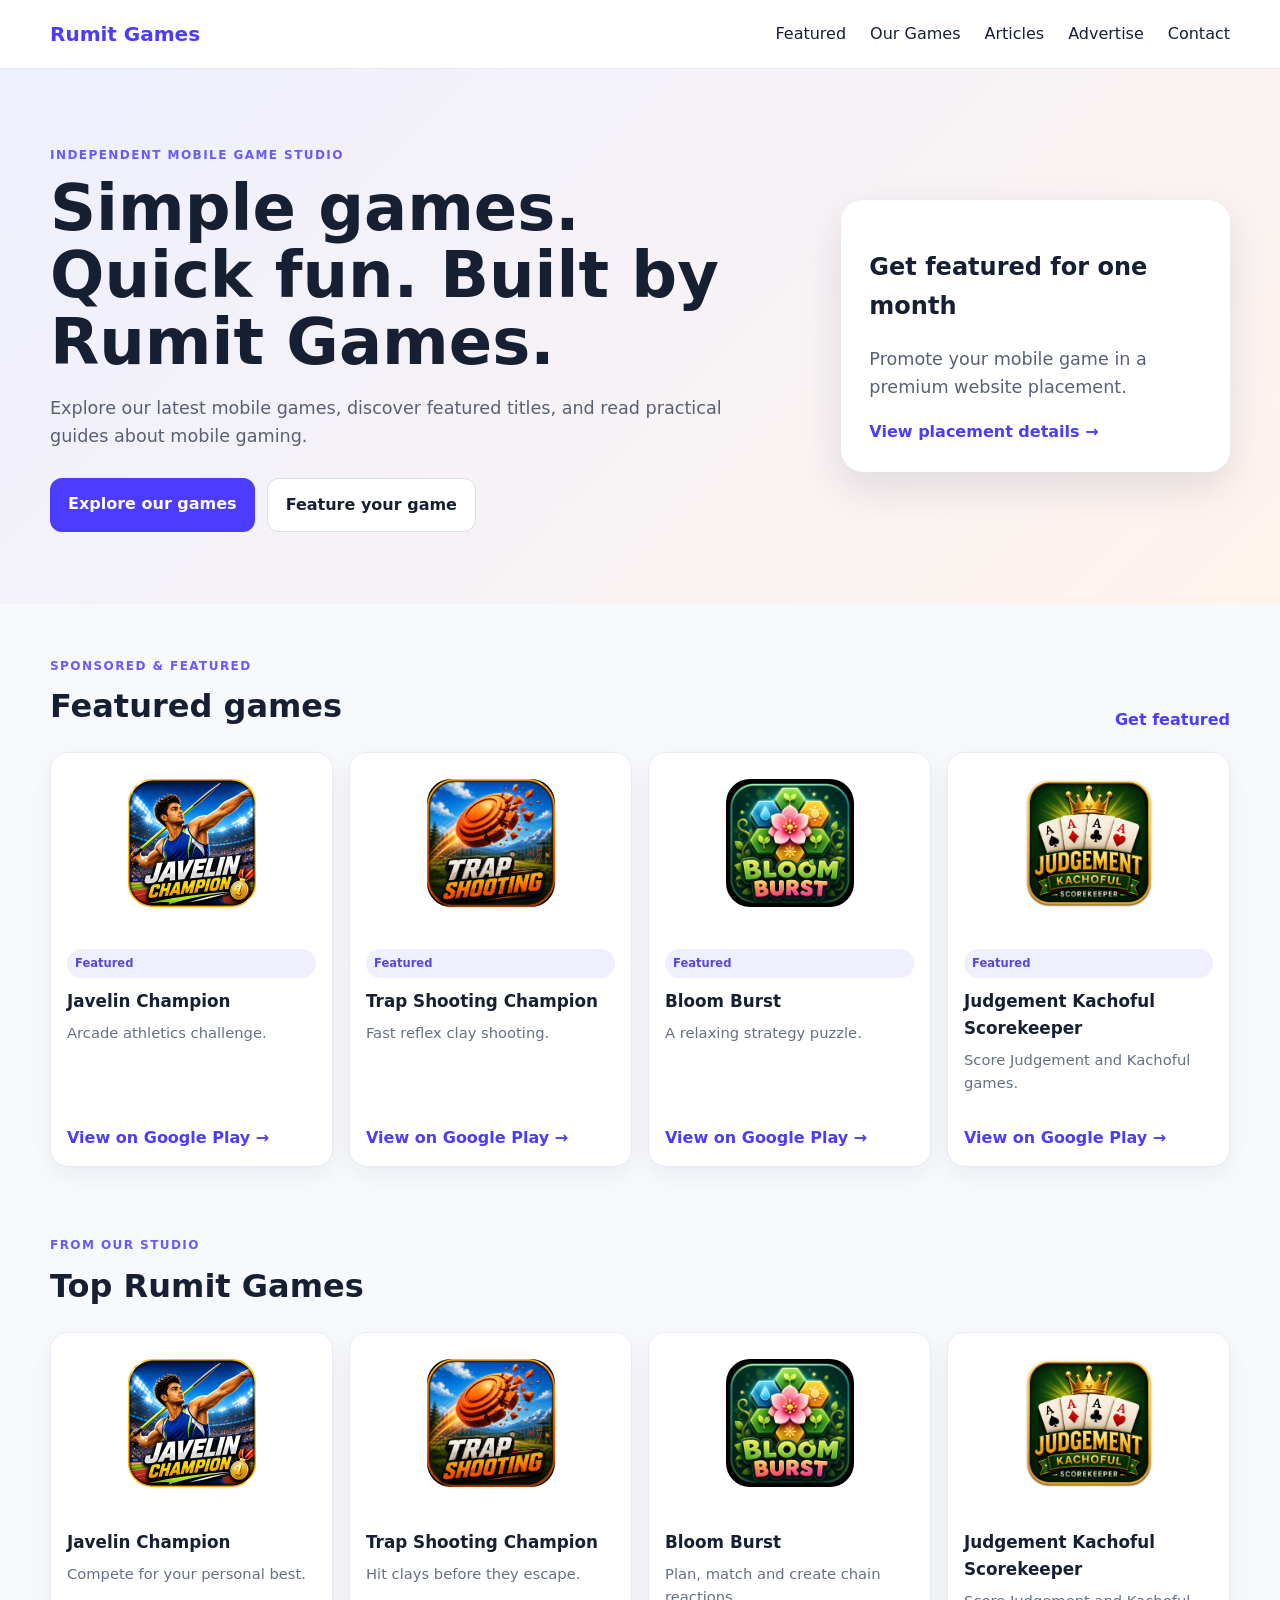
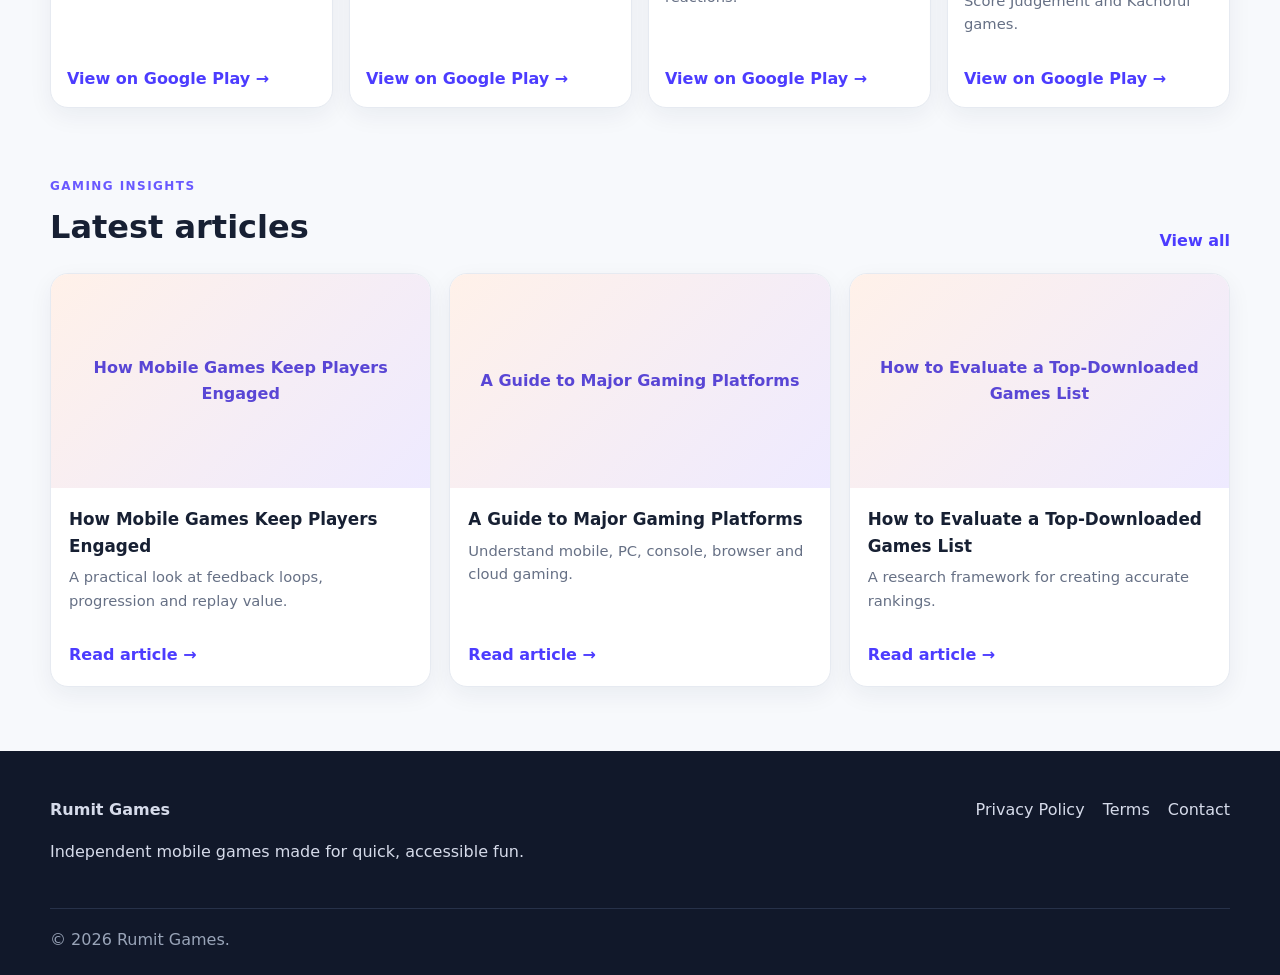
<file: index.html>
<!doctype html>
<html lang="en">
<head>
  <meta charset="utf-8">
  <meta name="viewport" content="width=device-width,initial-scale=1">
  <title>Rumit Games — Play Simple, Fun Mobile Games</title>
  <meta name="description" content="Discover mobile games from Rumit Games, explore featured games, and read practical articles about mobile gaming.">
  <link rel="canonical" href="https://rumitgames.com/">
  <link rel="stylesheet" href="/assets/styles.css">
  <script defer src="/assets/site.js"></script>
</head>
<body>
<header class="site-header">
  <div class="container nav-wrap">
    <a class="brand" href="/">Rumit Games</a>
    <button class="nav-toggle" aria-label="Open menu">☰</button>
    <nav class="nav">
      <a href="/#featured">Featured</a>
      <a href="/#games">Our Games</a>
      <a href="/articles/">Articles</a>
      <a href="/advertise.html">Advertise</a>
      <a href="/contact.html">Contact</a>
    </nav>
  </div>
</header>

<main>
  <section class="hero">
    <div class="container hero-grid">
      <div>
        <span class="eyebrow">Independent mobile game studio</span>
        <h1>Simple games. Quick fun. Built by Rumit Games.</h1>
        <p>Explore our latest mobile games, discover featured titles, and read practical guides about mobile gaming.</p>
        <div class="actions">
          <a class="btn btn-primary" href="#games">Explore our games</a>
          <a class="btn btn-secondary" href="/advertise.html">Feature your game</a>
        </div>
      </div>
      <div class="hero-card">
        <h2>Get featured for one month</h2>
        <p>Promote your mobile game in a premium website placement.</p>
        <a class="text-link" href="/advertise.html">View placement details →</a>
      </div>
    </div>
  </section>

  <div class="container page-layout">
    <aside class="ad-rail" aria-label="Advertisement">
      <div class="ad-slot sticky">Advertisement<br><small>160 × 600</small></div>
    </aside>

    <div class="main-column">
      <section id="featured" class="section">
        <div class="section-heading">
          <div>
            <span class="eyebrow">Sponsored & featured</span>
            <h2>Featured games</h2>
          </div>
          <a href="/advertise.html">Get featured</a>
        </div>
        <div id="featured-grid" class="card-grid five"></div>
      </section>

      <section id="games" class="section">
        <div class="section-heading">
          <div>
            <span class="eyebrow">From our studio</span>
            <h2>Top Rumit Games</h2>
          </div>
        </div>
        <div id="games-grid" class="card-grid five"></div>
      </section>

      <section class="section">
        <div class="section-heading">
          <div>
            <span class="eyebrow">Gaming insights</span>
            <h2>Latest articles</h2>
          </div>
          <a href="/articles/">View all</a>
        </div>
        <div id="article-grid" class="article-grid"></div>
      </section>
    </div>

    <aside class="ad-rail" aria-label="Advertisement">
      <div class="ad-slot sticky">Advertisement<br><small>160 × 600</small></div>
    </aside>
  </div>
</main>

<footer class="site-footer">
  <div class="container footer-grid">
    <div>
      <strong>Rumit Games</strong>
      <p>Independent mobile games made for quick, accessible fun.</p>
    </div>
    <div>
      <a href="/privacy.html">Privacy Policy</a>
      <a href="/terms.html">Terms</a>
      <a href="/contact.html">Contact</a>
    </div>
  </div>
  <div class="container copyright">© <span id="year"></span> Rumit Games.</div>
</footer>
</body>
</html>
</file>
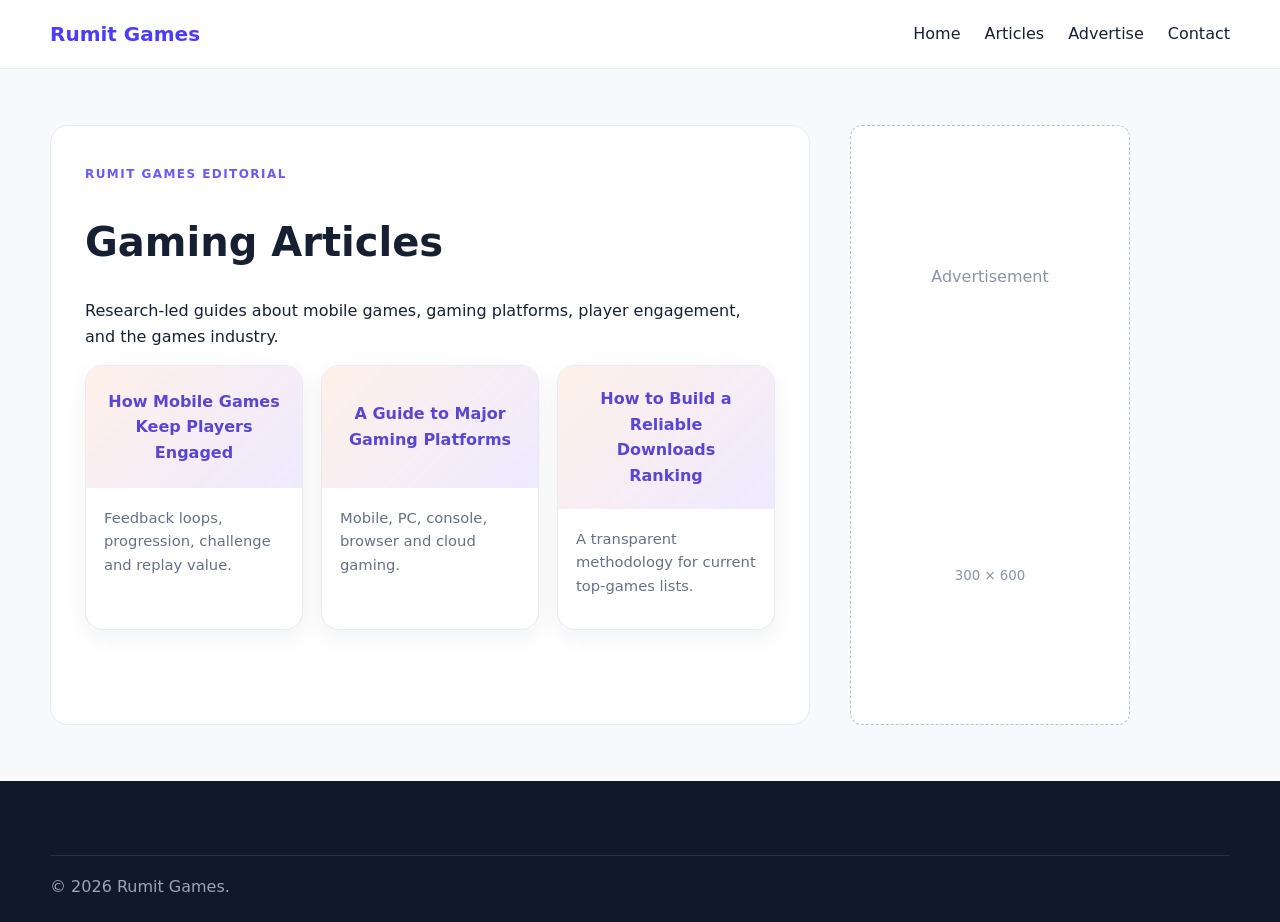
<file: articles/index.html>
<!doctype html><html lang="en"><head><meta charset="utf-8"><meta name="viewport" content="width=device-width,initial-scale=1"><title>Gaming Articles | Rumit Games</title><meta name="description" content="Articles and guides about mobile games and gaming platforms."><link rel="canonical" href="https://rumitgames.com/articles/index.html"><link rel="stylesheet" href="/assets/styles.css"><script defer src="/assets/site.js"></script></head><body>
<header class="site-header"><div class="container nav-wrap"><a class="brand" href="/">Rumit Games</a><button class="nav-toggle" aria-label="Open menu">☰</button><nav class="nav"><a href="/">Home</a><a href="/articles/">Articles</a><a href="/advertise.html">Advertise</a><a href="/contact.html">Contact</a></nav></div></header>
<main class="content-page"><div class="container content-shell"><article class="prose"><span class="eyebrow">Rumit Games editorial</span><h1>Gaming Articles</h1><p>Research-led guides about mobile games, gaming platforms, player engagement, and the games industry.</p><div class="article-grid">
<a class="article-card" href="/articles/how-mobile-games-keep-players-engaged.html"><div class="article-cover">How Mobile Games Keep Players Engaged</div><div class="content"><p>Feedback loops, progression, challenge and replay value.</p></div></a>
<a class="article-card" href="/articles/major-gaming-platforms.html"><div class="article-cover">A Guide to Major Gaming Platforms</div><div class="content"><p>Mobile, PC, console, browser and cloud gaming.</p></div></a>
<a class="article-card" href="/articles/top-downloaded-games-methodology.html"><div class="article-cover">How to Build a Reliable Downloads Ranking</div><div class="content"><p>A transparent methodology for current top-games lists.</p></div></a>
</div></article><aside><div class="ad-slot sticky">Advertisement<br><small>300 × 600</small></div></aside></div></main>
<footer class="site-footer"><div class="container copyright">© <span id="year"></span> Rumit Games.</div></footer></body></html>
</file>
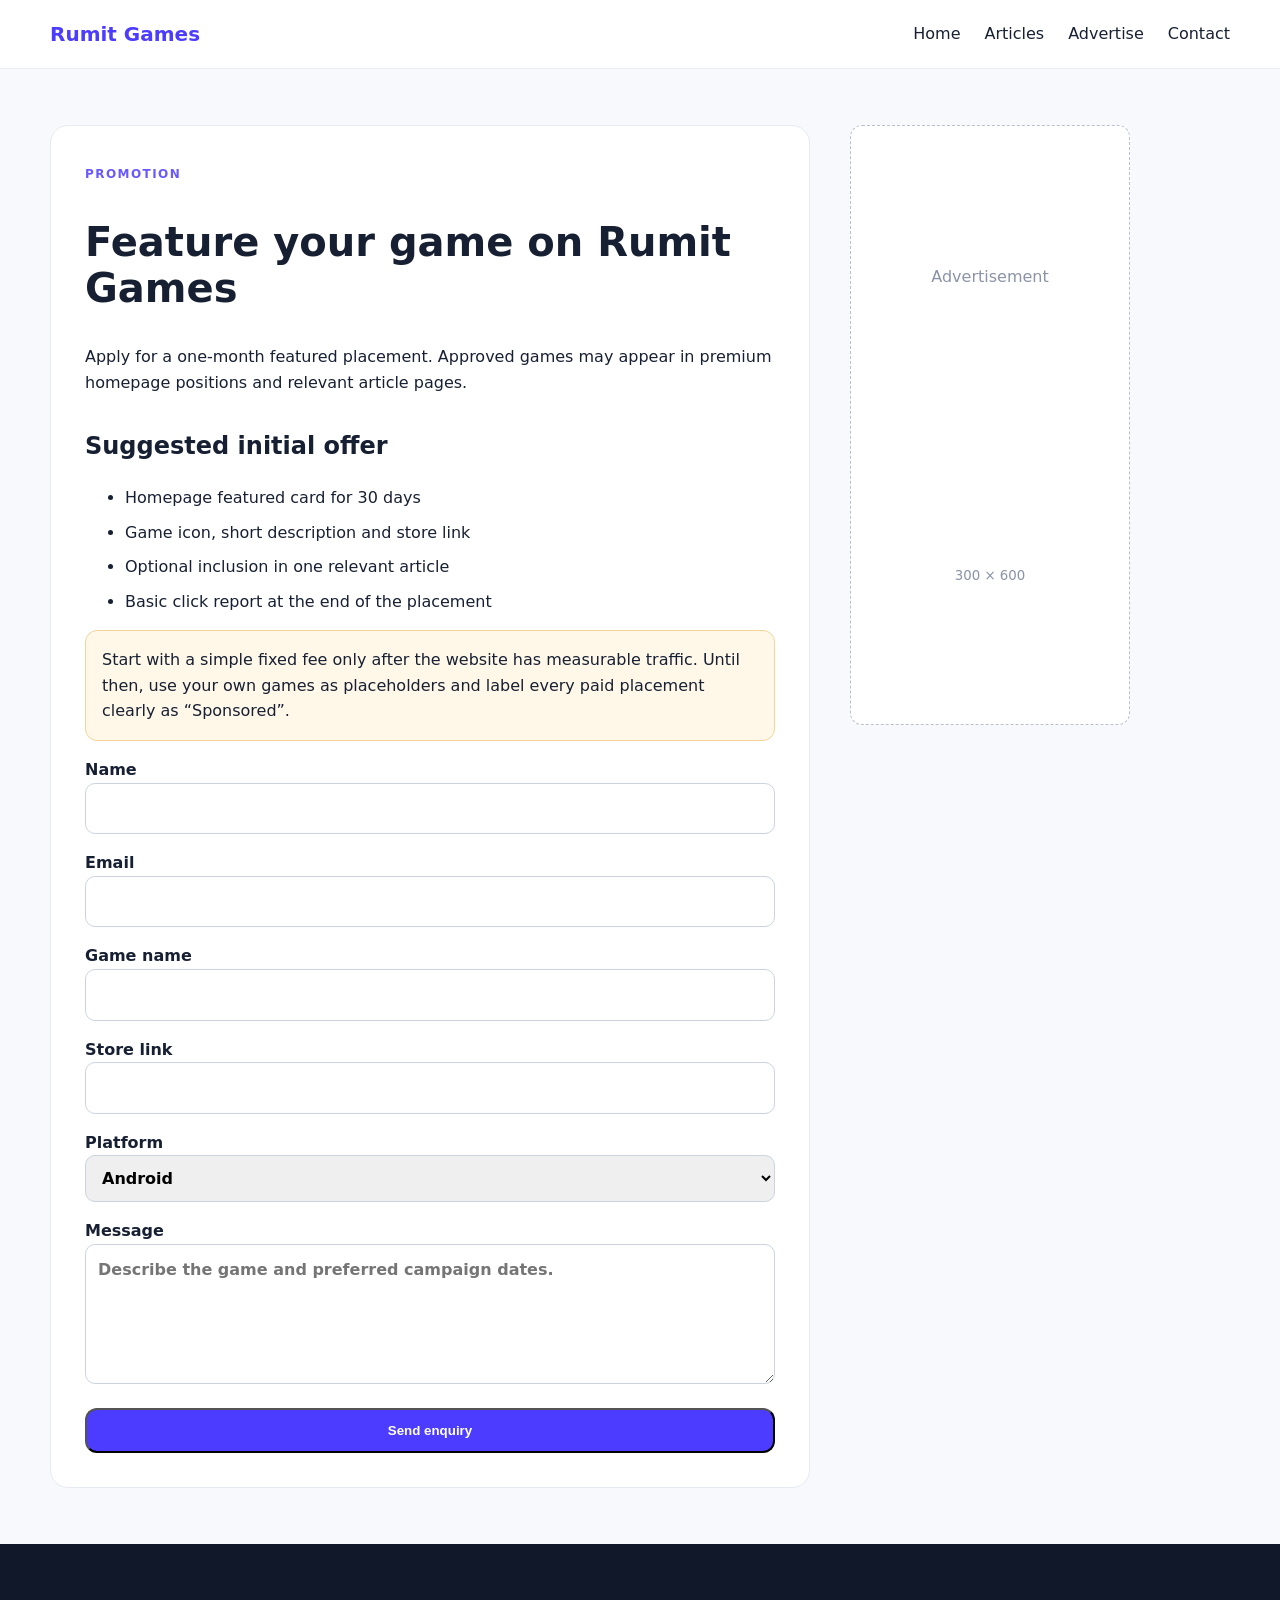
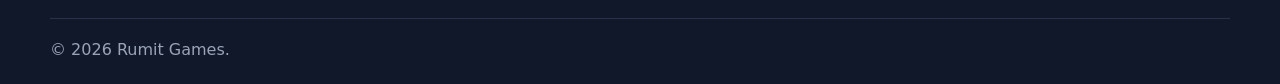
<file: advertise.html>
<!doctype html><html lang="en"><head><meta charset="utf-8"><meta name="viewport" content="width=device-width,initial-scale=1"><title>Feature Your Game | Rumit Games</title><meta name="description" content="Apply to feature your mobile game on Rumit Games."><link rel="canonical" href="https://rumitgames.com/articles/advertise.html"><link rel="stylesheet" href="/assets/styles.css"><script defer src="/assets/site.js"></script></head><body>
<header class="site-header"><div class="container nav-wrap"><a class="brand" href="/">Rumit Games</a><button class="nav-toggle" aria-label="Open menu">☰</button><nav class="nav"><a href="/">Home</a><a href="/articles/">Articles</a><a href="/advertise.html">Advertise</a><a href="/contact.html">Contact</a></nav></div></header>
<main class="content-page"><div class="container content-shell"><article class="prose"><span class="eyebrow">Promotion</span><h1>Feature your game on Rumit Games</h1>
<p>Apply for a one-month featured placement. Approved games may appear in premium homepage positions and relevant article pages.</p>
<h2>Suggested initial offer</h2>
<ul><li>Homepage featured card for 30 days</li><li>Game icon, short description and store link</li><li>Optional inclusion in one relevant article</li><li>Basic click report at the end of the placement</li></ul>
<p class="notice">Start with a simple fixed fee only after the website has measurable traffic. Until then, use your own games as placeholders and label every paid placement clearly as “Sponsored”.</p>
<form class="form-grid" action="https://formspree.io/f/YOUR_FORM_ID" method="POST">
<label>Name<input name="name" required></label>
<label>Email<input type="email" name="email" required></label>
<label>Game name<input name="game_name" required></label>
<label>Store link<input type="url" name="store_link" required></label>
<label>Platform<select name="platform"><option>Android</option><option>iOS</option><option>Both</option></select></label>
<label>Message<textarea name="message" placeholder="Describe the game and preferred campaign dates."></textarea></label>
<button class="btn btn-primary" type="submit">Send enquiry</button>
</form></article><aside><div class="ad-slot sticky">Advertisement<br><small>300 × 600</small></div></aside></div></main>
<footer class="site-footer"><div class="container copyright">© <span id="year"></span> Rumit Games.</div></footer></body></html>
</file>
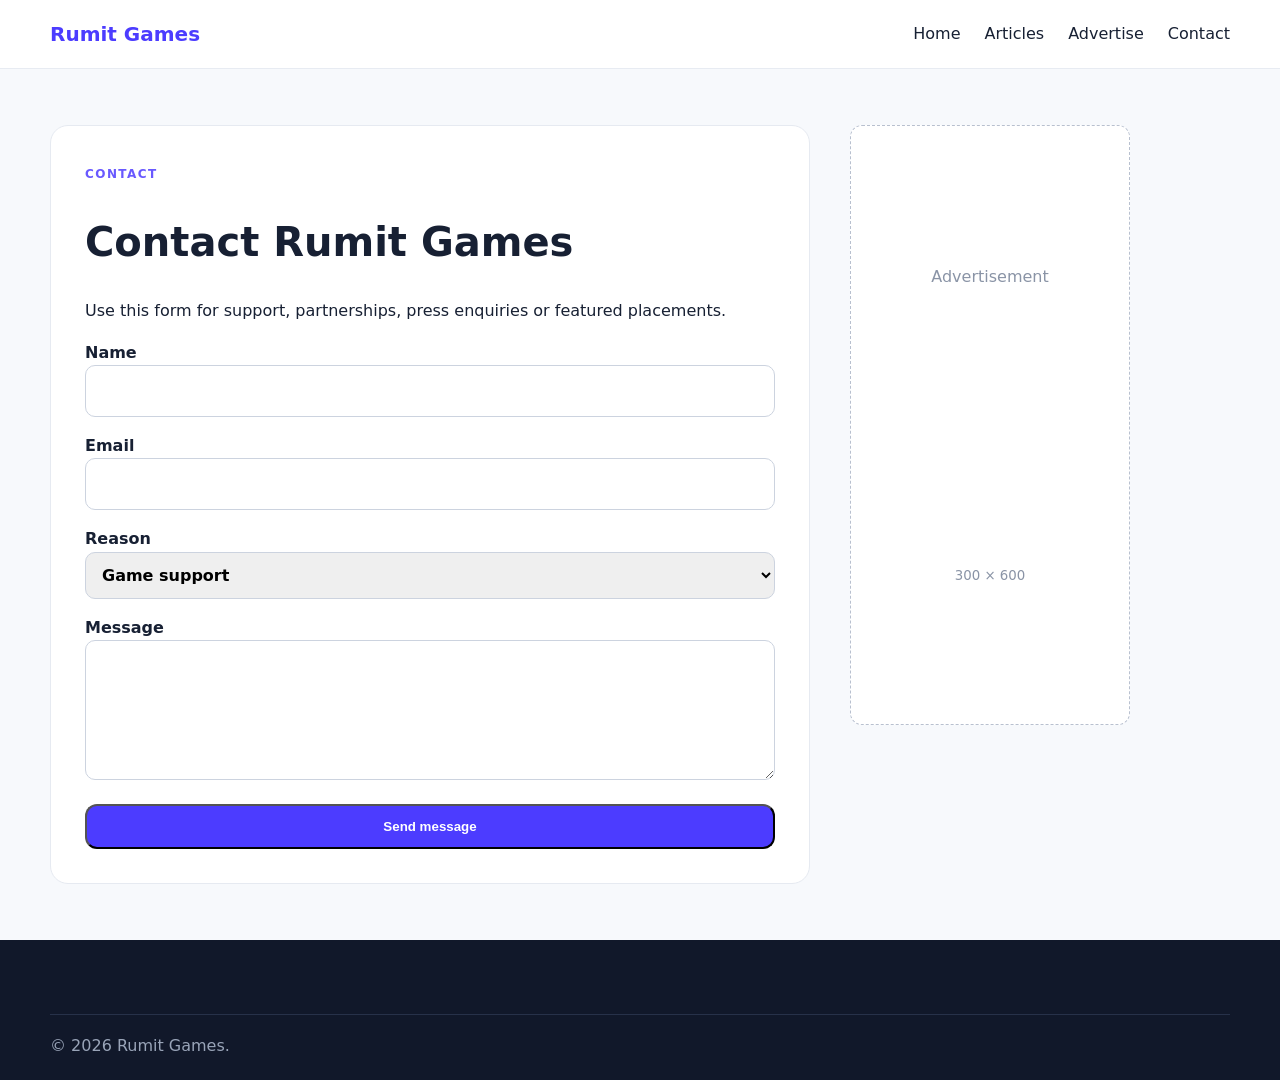
<file: contact.html>
<!doctype html><html lang="en"><head><meta charset="utf-8"><meta name="viewport" content="width=device-width,initial-scale=1"><title>Contact | Rumit Games</title><meta name="description" content="Contact Rumit Games."><link rel="canonical" href="https://rumitgames.com/articles/contact.html"><link rel="stylesheet" href="/assets/styles.css"><script defer src="/assets/site.js"></script></head><body>
<header class="site-header"><div class="container nav-wrap"><a class="brand" href="/">Rumit Games</a><button class="nav-toggle" aria-label="Open menu">☰</button><nav class="nav"><a href="/">Home</a><a href="/articles/">Articles</a><a href="/advertise.html">Advertise</a><a href="/contact.html">Contact</a></nav></div></header>
<main class="content-page"><div class="container content-shell"><article class="prose"><span class="eyebrow">Contact</span><h1>Contact Rumit Games</h1><p>Use this form for support, partnerships, press enquiries or featured placements.</p>
<form class="form-grid" action="https://formspree.io/f/YOUR_FORM_ID" method="POST">
<label>Name<input name="name" required></label><label>Email<input type="email" name="email" required></label>
<label>Reason<select name="reason"><option>Game support</option><option>Featured placement</option><option>Partnership</option><option>Other</option></select></label>
<label>Message<textarea name="message" required></textarea></label><button class="btn btn-primary" type="submit">Send message</button></form></article><aside><div class="ad-slot sticky">Advertisement<br><small>300 × 600</small></div></aside></div></main>
<footer class="site-footer"><div class="container copyright">© <span id="year"></span> Rumit Games.</div></footer></body></html>
</file>
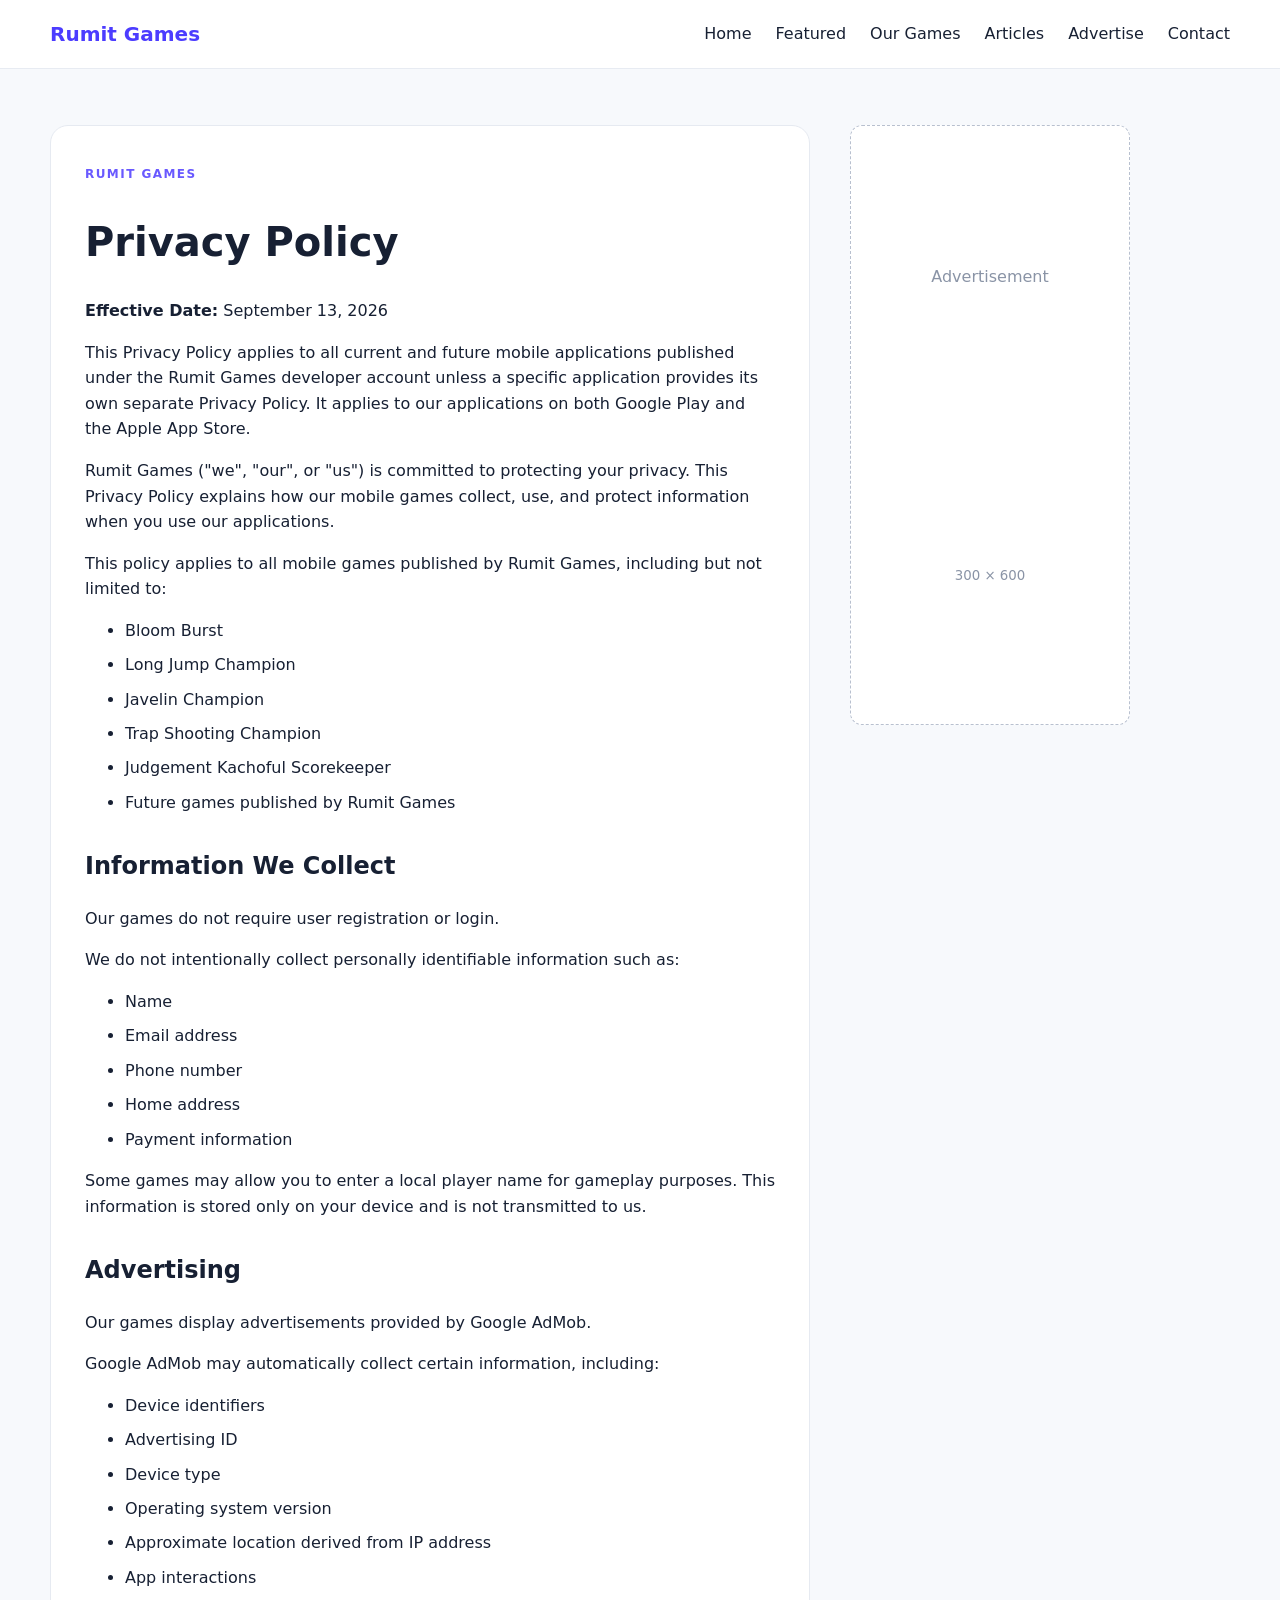
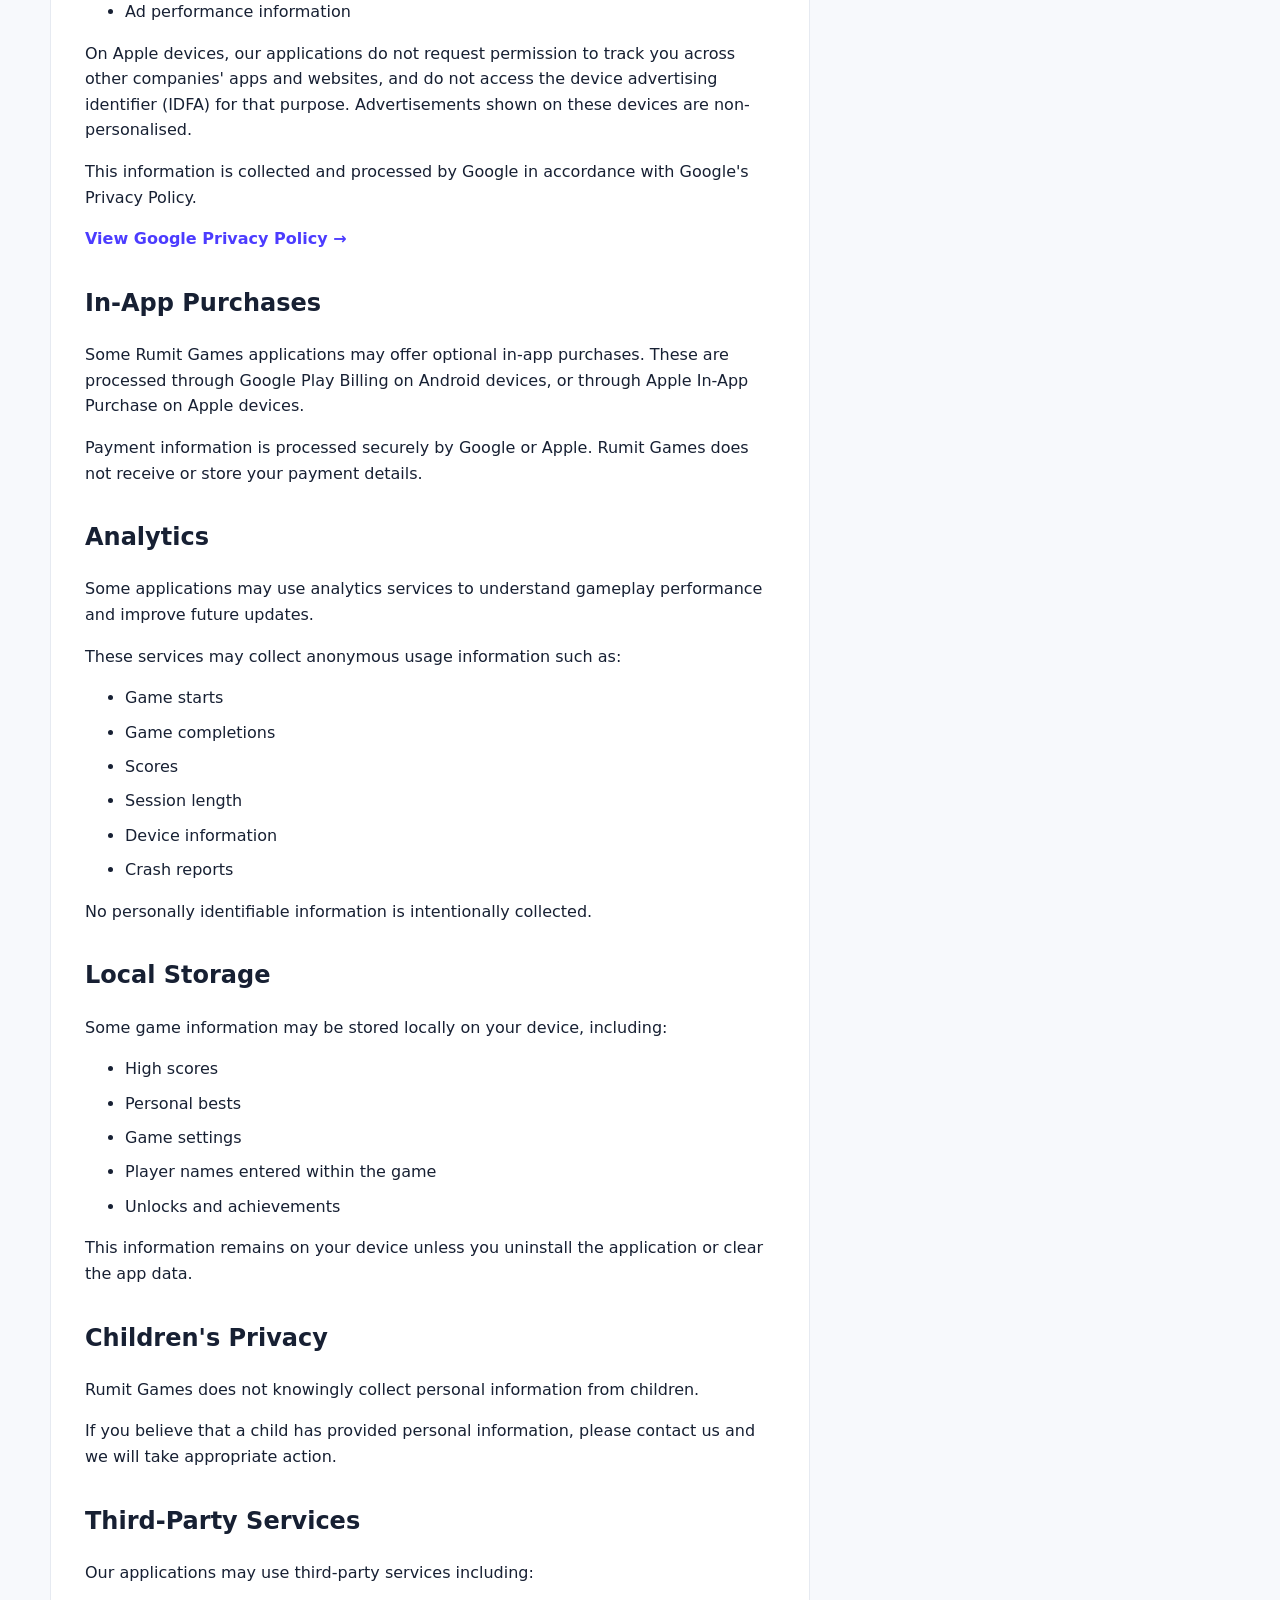
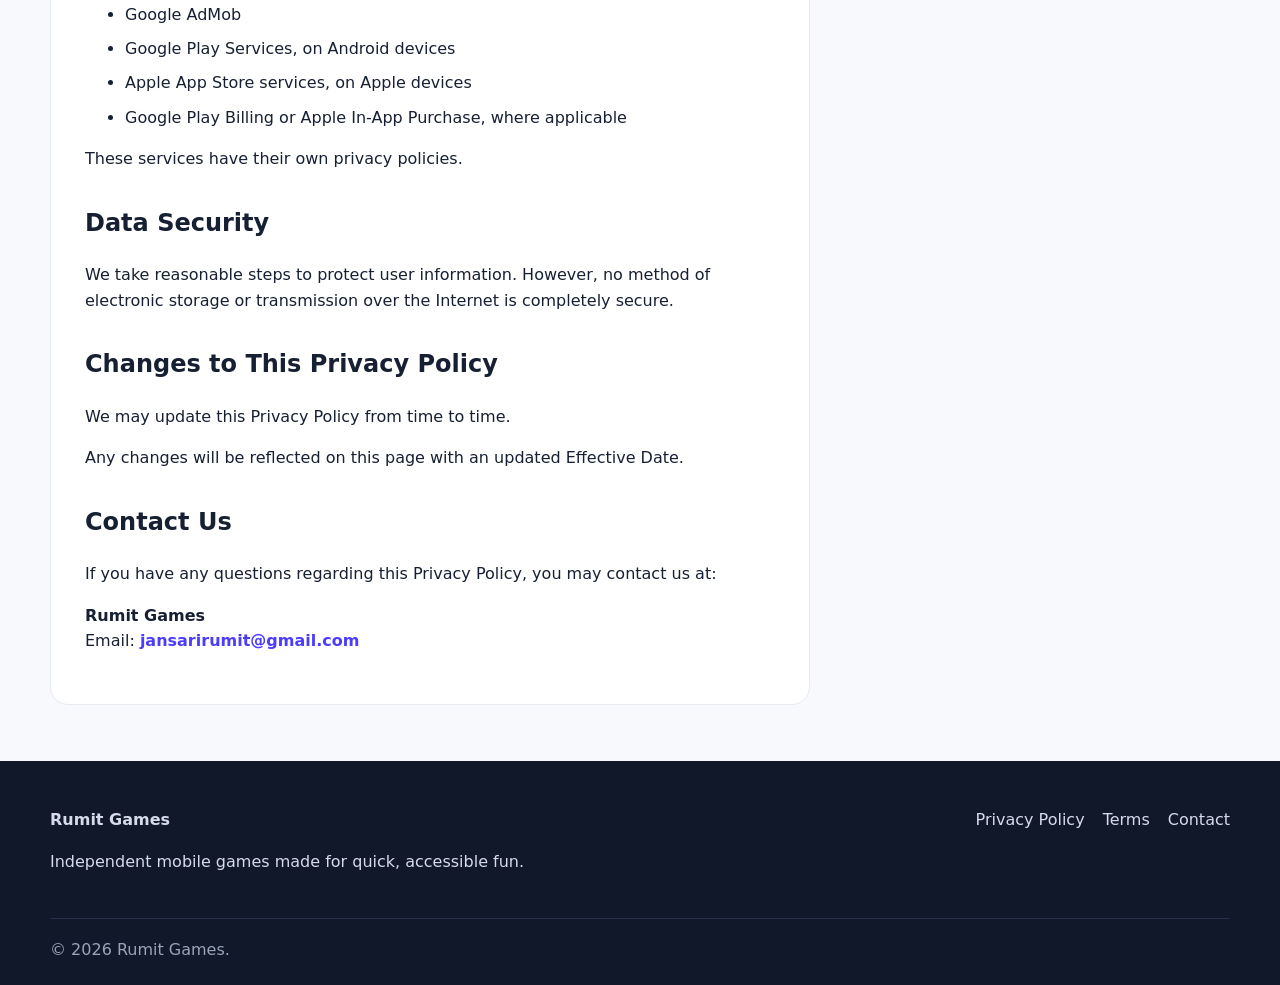
<file: privacy.html>
<!doctype html>
<html lang="en">
<head>
  <meta charset="utf-8">
  <meta name="viewport" content="width=device-width, initial-scale=1">

  <title>Privacy Policy | Rumit Games</title>

  <meta
    name="description"
    content="Privacy Policy for mobile applications published under the Rumit Games developer account."
  >

  <link rel="canonical" href="https://rumitgames.com/privacy.html">
  <link rel="stylesheet" href="/assets/styles.css">
  <script defer src="/assets/site.js"></script>
</head>

<body>
  <header class="site-header">
    <div class="container nav-wrap">
      <a class="brand" href="/">Rumit Games</a>

      <button class="nav-toggle" aria-label="Open menu">
        ☰
      </button>

      <nav class="nav">
        <a href="/">Home</a>
        <a href="/#featured">Featured</a>
        <a href="/#games">Our Games</a>
        <a href="/articles/">Articles</a>
        <a href="/advertise.html">Advertise</a>
        <a href="/contact.html">Contact</a>
      </nav>
    </div>
  </header>

  <main class="content-page">
    <div class="container content-shell">
      <article class="prose">
        <span class="eyebrow">Rumit Games</span>

        <h1>Privacy Policy</h1>

        <p>
          <strong>Effective Date:</strong> September 13, 2026
        </p>

        <p>
          This Privacy Policy applies to all current and future mobile
          applications published under the Rumit Games developer account unless
          a specific application provides its own separate Privacy Policy. It
          applies to our applications on both Google Play and the Apple App
          Store.
        </p>

        <p>
          Rumit Games ("we", "our", or "us") is committed to protecting your
          privacy. This Privacy Policy explains how our mobile games collect,
          use, and protect information when you use our applications.
        </p>

        <p>
          This policy applies to all mobile games published by Rumit Games,
          including but not limited to:
        </p>

        <ul>
          <li>Bloom Burst</li>
          <li>Long Jump Champion</li>
          <li>Javelin Champion</li>
          <li>Trap Shooting Champion</li>
          <li>Judgement Kachoful Scorekeeper</li>
          <li>Future games published by Rumit Games</li>
        </ul>

        <h2>Information We Collect</h2>

        <p>
          Our games do not require user registration or login.
        </p>

        <p>
          We do not intentionally collect personally identifiable information
          such as:
        </p>

        <ul>
          <li>Name</li>
          <li>Email address</li>
          <li>Phone number</li>
          <li>Home address</li>
          <li>Payment information</li>
        </ul>

        <p>
          Some games may allow you to enter a local player name for gameplay
          purposes. This information is stored only on your device and is not
          transmitted to us.
        </p>

        <h2>Advertising</h2>

        <p>
          Our games display advertisements provided by Google AdMob.
        </p>

        <p>
          Google AdMob may automatically collect certain information, including:
        </p>

        <ul>
          <li>Device identifiers</li>
          <li>Advertising ID</li>
          <li>Device type</li>
          <li>Operating system version</li>
          <li>Approximate location derived from IP address</li>
          <li>App interactions</li>
          <li>Ad performance information</li>
        </ul>

        <p>
          On Apple devices, our applications do not request permission to track
          you across other companies' apps and websites, and do not access the
          device advertising identifier (IDFA) for that purpose. Advertisements
          shown on these devices are non-personalised.
        </p>

        <p>
          This information is collected and processed by Google in accordance
          with Google's Privacy Policy.
        </p>

        <p>
          <a
            class="text-link"
            href="https://policies.google.com/privacy"
            target="_blank"
            rel="noopener noreferrer"
          >
            View Google Privacy Policy →
          </a>
        </p>

        <h2>In-App Purchases</h2>

        <p>
          Some Rumit Games applications may offer optional in-app purchases.
          These are processed through Google Play Billing on Android devices,
          or through Apple In-App Purchase on Apple devices.
        </p>

        <p>
          Payment information is processed securely by Google or Apple. Rumit
          Games does not receive or store your payment details.
        </p>

        <h2>Analytics</h2>

        <p>
          Some applications may use analytics services to understand gameplay
          performance and improve future updates.
        </p>

        <p>
          These services may collect anonymous usage information such as:
        </p>

        <ul>
          <li>Game starts</li>
          <li>Game completions</li>
          <li>Scores</li>
          <li>Session length</li>
          <li>Device information</li>
          <li>Crash reports</li>
        </ul>

        <p>
          No personally identifiable information is intentionally collected.
        </p>

        <h2>Local Storage</h2>

        <p>
          Some game information may be stored locally on your device, including:
        </p>

        <ul>
          <li>High scores</li>
          <li>Personal bests</li>
          <li>Game settings</li>
          <li>Player names entered within the game</li>
          <li>Unlocks and achievements</li>
        </ul>

        <p>
          This information remains on your device unless you uninstall the
          application or clear the app data.
        </p>

        <h2>Children's Privacy</h2>

        <p>
          Rumit Games does not knowingly collect personal information from
          children.
        </p>

        <p>
          If you believe that a child has provided personal information, please
          contact us and we will take appropriate action.
        </p>

        <h2>Third-Party Services</h2>

        <p>
          Our applications may use third-party services including:
        </p>

        <ul>
          <li>Google AdMob</li>
          <li>Google Play Services, on Android devices</li>
          <li>Apple App Store services, on Apple devices</li>
          <li>
            Google Play Billing or Apple In-App Purchase, where applicable
          </li>
        </ul>

        <p>
          These services have their own privacy policies.
        </p>

        <h2>Data Security</h2>

        <p>
          We take reasonable steps to protect user information. However, no
          method of electronic storage or transmission over the Internet is
          completely secure.
        </p>

        <h2>Changes to This Privacy Policy</h2>

        <p>
          We may update this Privacy Policy from time to time.
        </p>

        <p>
          Any changes will be reflected on this page with an updated Effective
          Date.
        </p>

        <h2>Contact Us</h2>

        <p>
          If you have any questions regarding this Privacy Policy, you may
          contact us at:
        </p>

        <p>
          <strong>Rumit Games</strong><br>
          Email:
          <a class="text-link" href="mailto:jansarirumit@gmail.com">
            jansarirumit@gmail.com
          </a>
        </p>
      </article>

      <aside>
        <div class="ad-slot sticky">
          Advertisement
          <br>
          <small>300 × 600</small>
        </div>
      </aside>
    </div>
  </main>

  <footer class="site-footer">
    <div class="container footer-grid">
      <div>
        <strong>Rumit Games</strong>
        <p>
          Independent mobile games made for quick, accessible fun.
        </p>
      </div>

      <div>
        <a href="/privacy.html">Privacy Policy</a>
        <a href="/terms.html">Terms</a>
        <a href="/contact.html">Contact</a>
      </div>
    </div>

    <div class="container copyright">
      © <span id="year"></span> Rumit Games.
    </div>
  </footer>
</body>
</html>
</file>
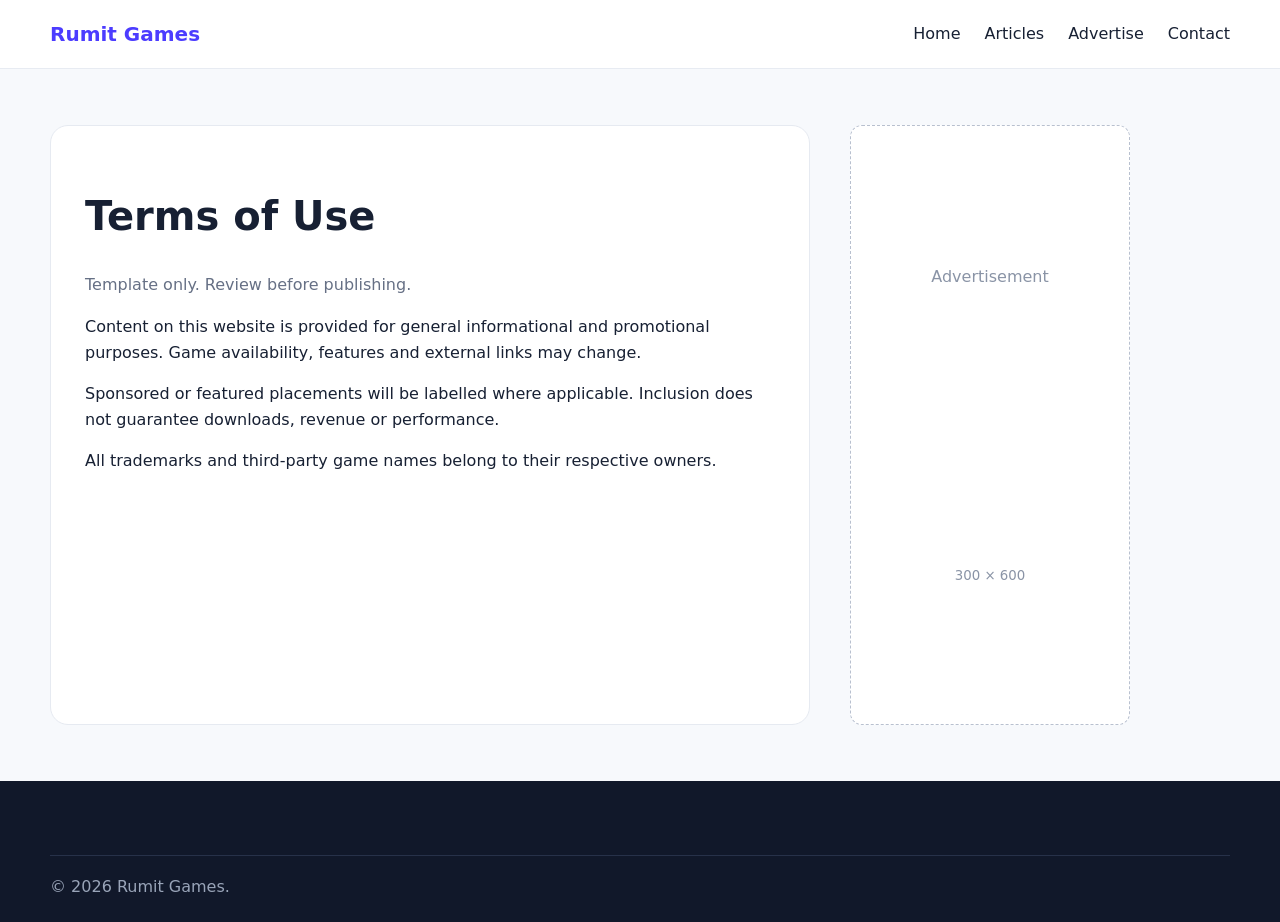
<file: terms.html>
<!doctype html><html lang="en"><head><meta charset="utf-8"><meta name="viewport" content="width=device-width,initial-scale=1"><title>Terms of Use | Rumit Games</title><meta name="description" content="Terms of use for the Rumit Games website."><link rel="canonical" href="https://rumitgames.com/articles/terms.html"><link rel="stylesheet" href="/assets/styles.css"><script defer src="/assets/site.js"></script></head><body>
<header class="site-header"><div class="container nav-wrap"><a class="brand" href="/">Rumit Games</a><button class="nav-toggle" aria-label="Open menu">☰</button><nav class="nav"><a href="/">Home</a><a href="/articles/">Articles</a><a href="/advertise.html">Advertise</a><a href="/contact.html">Contact</a></nav></div></header>
<main class="content-page"><div class="container content-shell"><article class="prose"><h1>Terms of Use</h1><p class="muted">Template only. Review before publishing.</p>
<p>Content on this website is provided for general informational and promotional purposes. Game availability, features and external links may change.</p>
<p>Sponsored or featured placements will be labelled where applicable. Inclusion does not guarantee downloads, revenue or performance.</p>
<p>All trademarks and third-party game names belong to their respective owners.</p></article><aside><div class="ad-slot sticky">Advertisement<br><small>300 × 600</small></div></aside></div></main>
<footer class="site-footer"><div class="container copyright">© <span id="year"></span> Rumit Games.</div></footer></body></html>
</file>
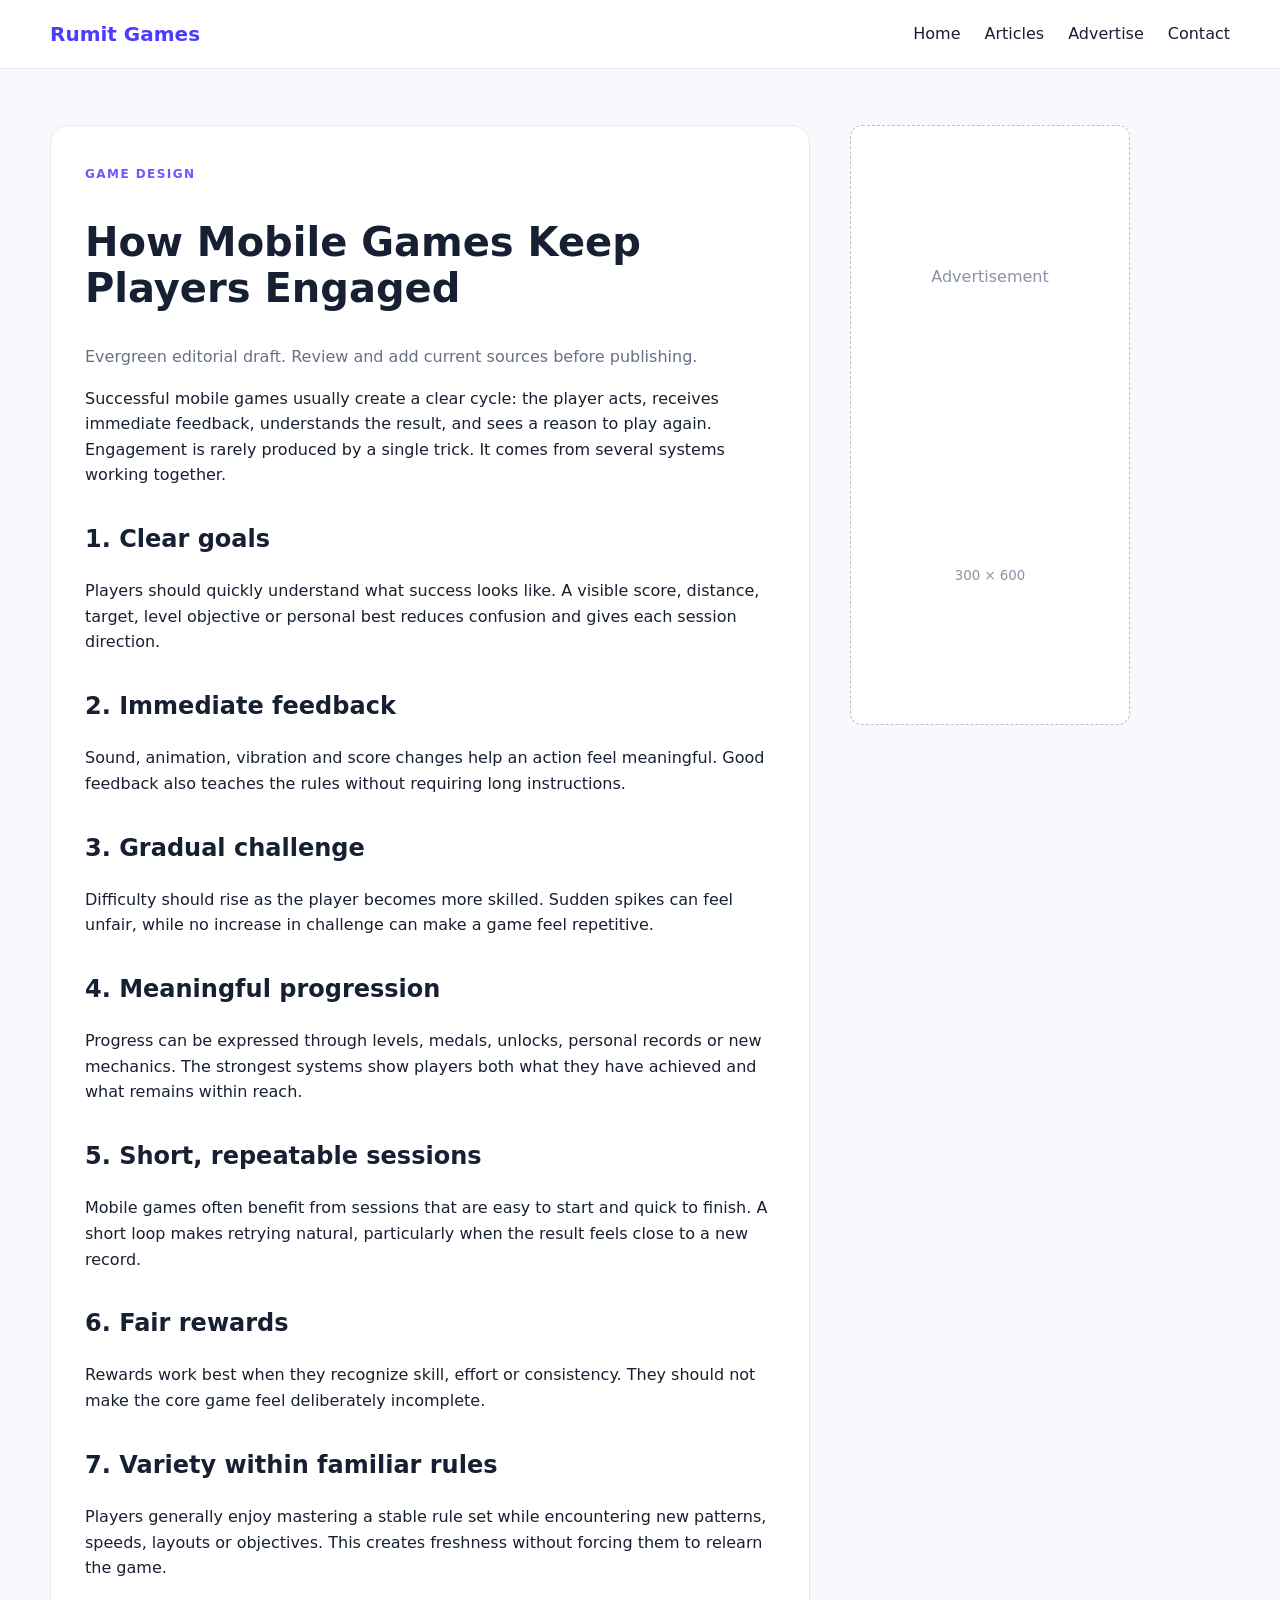
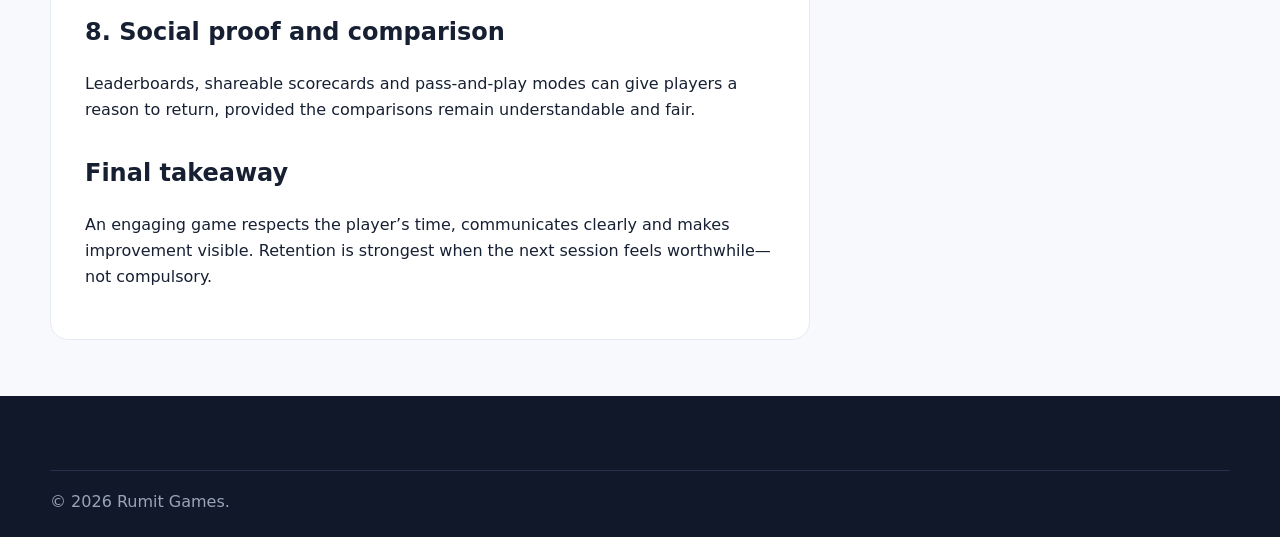
<file: articles/how-mobile-games-keep-players-engaged.html>
<!doctype html><html lang="en"><head><meta charset="utf-8"><meta name="viewport" content="width=device-width,initial-scale=1"><title>How Mobile Games Keep Players Engaged | Rumit Games</title><meta name="description" content="A practical guide to the design principles that encourage replay and sustained engagement."><link rel="canonical" href="https://rumitgames.com/articles/how-mobile-games-keep-players-engaged.html"><link rel="stylesheet" href="/assets/styles.css"><script defer src="/assets/site.js"></script></head><body>
<header class="site-header"><div class="container nav-wrap"><a class="brand" href="/">Rumit Games</a><button class="nav-toggle" aria-label="Open menu">☰</button><nav class="nav"><a href="/">Home</a><a href="/articles/">Articles</a><a href="/advertise.html">Advertise</a><a href="/contact.html">Contact</a></nav></div></header>
<main class="content-page"><div class="container content-shell"><article class="prose"><span class="eyebrow">Game design</span><h1>How Mobile Games Keep Players Engaged</h1>
<p class="muted">Evergreen editorial draft. Review and add current sources before publishing.</p>
<p>Successful mobile games usually create a clear cycle: the player acts, receives immediate feedback, understands the result, and sees a reason to play again. Engagement is rarely produced by a single trick. It comes from several systems working together.</p>
<h2>1. Clear goals</h2><p>Players should quickly understand what success looks like. A visible score, distance, target, level objective or personal best reduces confusion and gives each session direction.</p>
<h2>2. Immediate feedback</h2><p>Sound, animation, vibration and score changes help an action feel meaningful. Good feedback also teaches the rules without requiring long instructions.</p>
<h2>3. Gradual challenge</h2><p>Difficulty should rise as the player becomes more skilled. Sudden spikes can feel unfair, while no increase in challenge can make a game feel repetitive.</p>
<h2>4. Meaningful progression</h2><p>Progress can be expressed through levels, medals, unlocks, personal records or new mechanics. The strongest systems show players both what they have achieved and what remains within reach.</p>
<h2>5. Short, repeatable sessions</h2><p>Mobile games often benefit from sessions that are easy to start and quick to finish. A short loop makes retrying natural, particularly when the result feels close to a new record.</p>
<h2>6. Fair rewards</h2><p>Rewards work best when they recognize skill, effort or consistency. They should not make the core game feel deliberately incomplete.</p>
<h2>7. Variety within familiar rules</h2><p>Players generally enjoy mastering a stable rule set while encountering new patterns, speeds, layouts or objectives. This creates freshness without forcing them to relearn the game.</p>
<h2>8. Social proof and comparison</h2><p>Leaderboards, shareable scorecards and pass-and-play modes can give players a reason to return, provided the comparisons remain understandable and fair.</p>
<h2>Final takeaway</h2><p>An engaging game respects the player’s time, communicates clearly and makes improvement visible. Retention is strongest when the next session feels worthwhile—not compulsory.</p></article><aside><div class="ad-slot sticky">Advertisement<br><small>300 × 600</small></div></aside></div></main>
<footer class="site-footer"><div class="container copyright">© <span id="year"></span> Rumit Games.</div></footer></body></html>
</file>
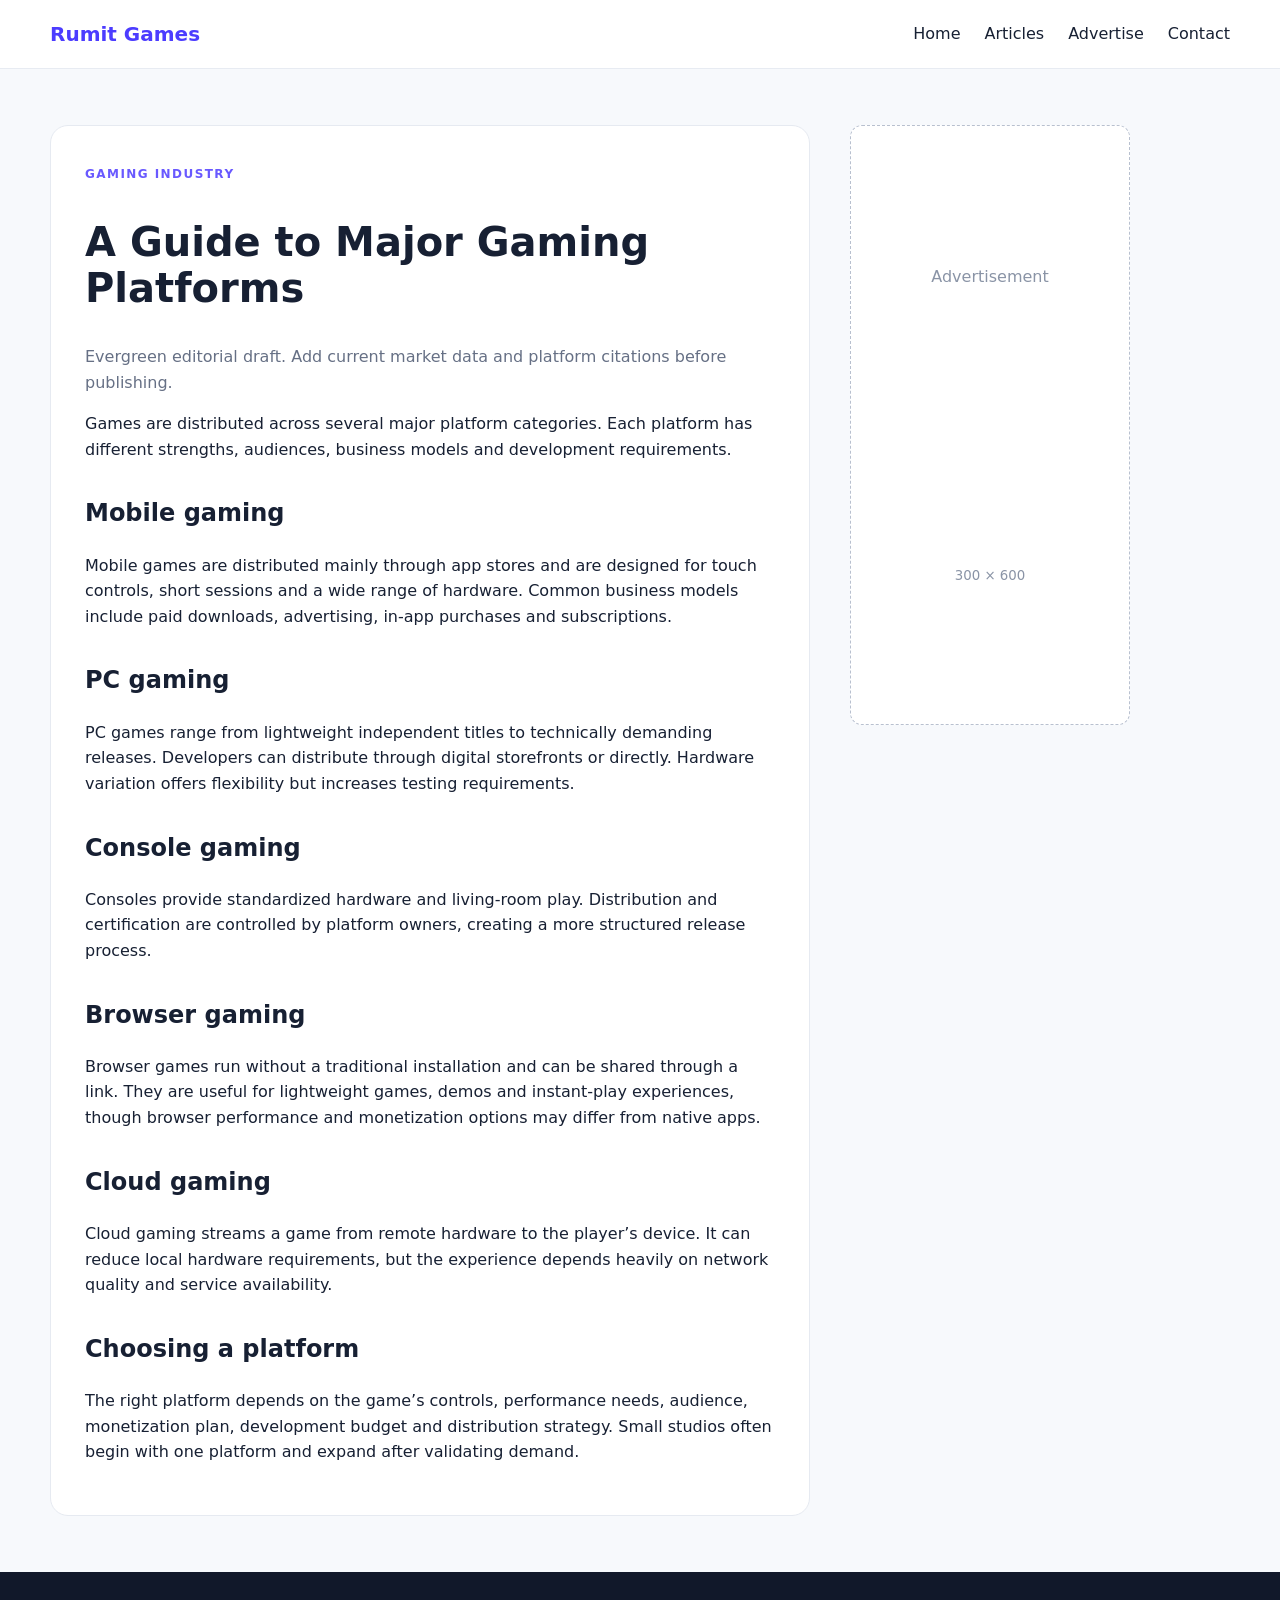
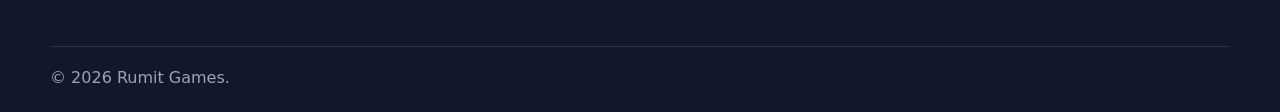
<file: articles/major-gaming-platforms.html>
<!doctype html><html lang="en"><head><meta charset="utf-8"><meta name="viewport" content="width=device-width,initial-scale=1"><title>A Guide to Major Gaming Platforms | Rumit Games</title><meta name="description" content="An overview of mobile, PC, console, browser and cloud gaming platforms."><link rel="canonical" href="https://rumitgames.com/articles/major-gaming-platforms.html"><link rel="stylesheet" href="/assets/styles.css"><script defer src="/assets/site.js"></script></head><body>
<header class="site-header"><div class="container nav-wrap"><a class="brand" href="/">Rumit Games</a><button class="nav-toggle" aria-label="Open menu">☰</button><nav class="nav"><a href="/">Home</a><a href="/articles/">Articles</a><a href="/advertise.html">Advertise</a><a href="/contact.html">Contact</a></nav></div></header>
<main class="content-page"><div class="container content-shell"><article class="prose"><span class="eyebrow">Gaming industry</span><h1>A Guide to Major Gaming Platforms</h1>
<p class="muted">Evergreen editorial draft. Add current market data and platform citations before publishing.</p>
<p>Games are distributed across several major platform categories. Each platform has different strengths, audiences, business models and development requirements.</p>
<h2>Mobile gaming</h2><p>Mobile games are distributed mainly through app stores and are designed for touch controls, short sessions and a wide range of hardware. Common business models include paid downloads, advertising, in-app purchases and subscriptions.</p>
<h2>PC gaming</h2><p>PC games range from lightweight independent titles to technically demanding releases. Developers can distribute through digital storefronts or directly. Hardware variation offers flexibility but increases testing requirements.</p>
<h2>Console gaming</h2><p>Consoles provide standardized hardware and living-room play. Distribution and certification are controlled by platform owners, creating a more structured release process.</p>
<h2>Browser gaming</h2><p>Browser games run without a traditional installation and can be shared through a link. They are useful for lightweight games, demos and instant-play experiences, though browser performance and monetization options may differ from native apps.</p>
<h2>Cloud gaming</h2><p>Cloud gaming streams a game from remote hardware to the player’s device. It can reduce local hardware requirements, but the experience depends heavily on network quality and service availability.</p>
<h2>Choosing a platform</h2><p>The right platform depends on the game’s controls, performance needs, audience, monetization plan, development budget and distribution strategy. Small studios often begin with one platform and expand after validating demand.</p></article><aside><div class="ad-slot sticky">Advertisement<br><small>300 × 600</small></div></aside></div></main>
<footer class="site-footer"><div class="container copyright">© <span id="year"></span> Rumit Games.</div></footer></body></html>
</file>
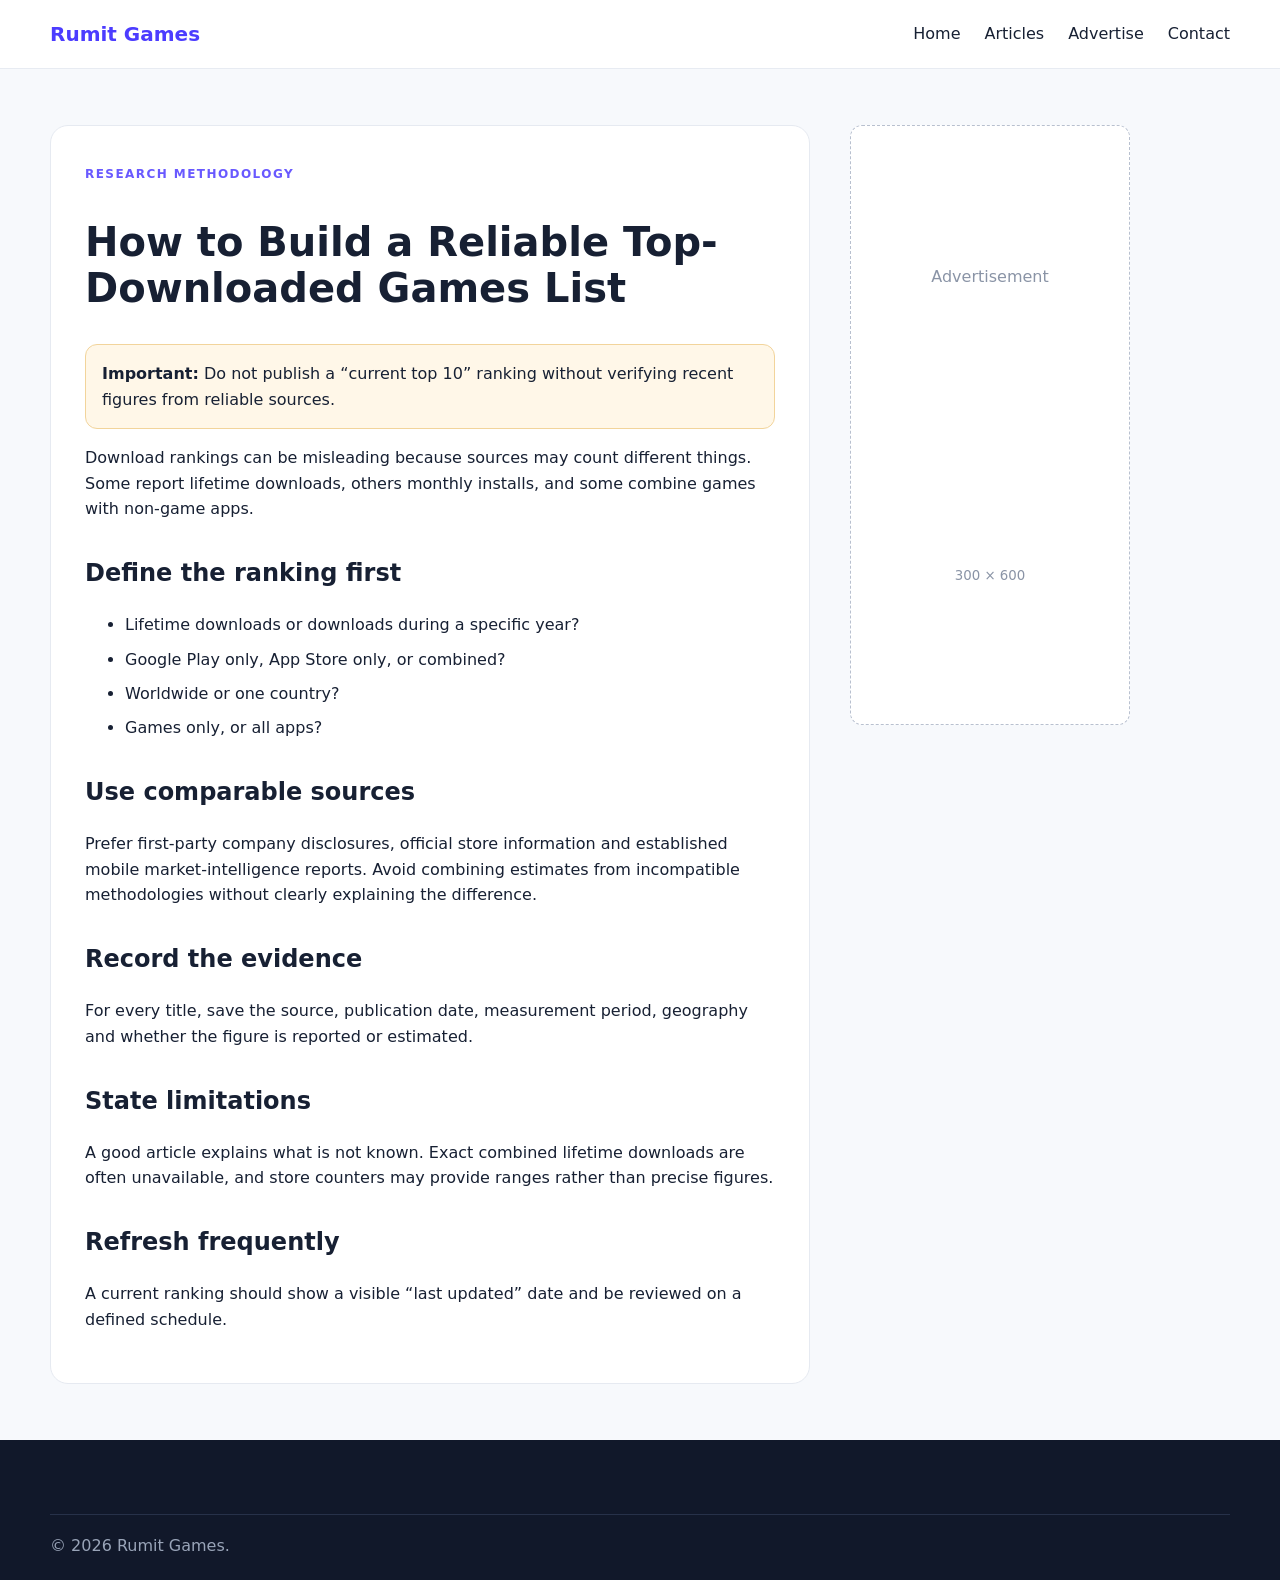
<file: articles/top-downloaded-games-methodology.html>
<!doctype html><html lang="en"><head><meta charset="utf-8"><meta name="viewport" content="width=device-width,initial-scale=1"><title>How to Build a Reliable Top-Downloaded Games List | Rumit Games</title><meta name="description" content="A transparent methodology for researching and publishing current game download rankings."><link rel="canonical" href="https://rumitgames.com/articles/top-downloaded-games-methodology.html"><link rel="stylesheet" href="/assets/styles.css"><script defer src="/assets/site.js"></script></head><body>
<header class="site-header"><div class="container nav-wrap"><a class="brand" href="/">Rumit Games</a><button class="nav-toggle" aria-label="Open menu">☰</button><nav class="nav"><a href="/">Home</a><a href="/articles/">Articles</a><a href="/advertise.html">Advertise</a><a href="/contact.html">Contact</a></nav></div></header>
<main class="content-page"><div class="container content-shell"><article class="prose"><span class="eyebrow">Research methodology</span><h1>How to Build a Reliable Top-Downloaded Games List</h1>
<div class="notice"><strong>Important:</strong> Do not publish a “current top 10” ranking without verifying recent figures from reliable sources.</div>
<p>Download rankings can be misleading because sources may count different things. Some report lifetime downloads, others monthly installs, and some combine games with non-game apps.</p>
<h2>Define the ranking first</h2><ul><li>Lifetime downloads or downloads during a specific year?</li><li>Google Play only, App Store only, or combined?</li><li>Worldwide or one country?</li><li>Games only, or all apps?</li></ul>
<h2>Use comparable sources</h2><p>Prefer first-party company disclosures, official store information and established mobile market-intelligence reports. Avoid combining estimates from incompatible methodologies without clearly explaining the difference.</p>
<h2>Record the evidence</h2><p>For every title, save the source, publication date, measurement period, geography and whether the figure is reported or estimated.</p>
<h2>State limitations</h2><p>A good article explains what is not known. Exact combined lifetime downloads are often unavailable, and store counters may provide ranges rather than precise figures.</p>
<h2>Refresh frequently</h2><p>A current ranking should show a visible “last updated” date and be reviewed on a defined schedule.</p></article><aside><div class="ad-slot sticky">Advertisement<br><small>300 × 600</small></div></aside></div></main>
<footer class="site-footer"><div class="container copyright">© <span id="year"></span> Rumit Games.</div></footer></body></html>
</file>
<file: assets/styles.css>
* {
  box-sizing: border-box;
}

html {
  scroll-behavior: smooth;
}

body {
  margin: 0;
  font-family: Inter, system-ui, -apple-system, BlinkMacSystemFont, "Segoe UI",
    Roboto, sans-serif;
  color: #172033;
  background: #f7f9fc;
  line-height: 1.6;
}

a {
  color: inherit;
  text-decoration: none;
}

img {
  max-width: 100%;
  display: block;
}

.container {
  width: min(1180px, calc(100% - 32px));
  margin: auto;
}

.site-header {
  position: sticky;
  top: 0;
  z-index: 20;
  background: rgba(255, 255, 255, 0.96);
  border-bottom: 1px solid #e7ebf2;
}

.nav-wrap {
  height: 68px;
  display: flex;
  align-items: center;
  justify-content: space-between;
}

.brand {
  font-weight: 800;
  font-size: 1.25rem;
  color: #4c3cff;
}

.nav {
  display: flex;
  gap: 24px;
  align-items: center;
}

.nav a:hover {
  color: #4c3cff;
}

.nav-toggle {
  display: none;
  border: 0;
  background: none;
  font-size: 1.4rem;
}

.hero {
  padding: 72px 0;
  background: linear-gradient(135deg, #eef0ff, #fff4ed);
}

.hero-grid {
  display: grid;
  grid-template-columns: 1.45fr 0.75fr;
  gap: 40px;
  align-items: center;
}

.eyebrow {
  text-transform: uppercase;
  letter-spacing: 0.12em;
  font-size: 0.75rem;
  font-weight: 800;
  color: #6959ff;
}

.hero h1 {
  font-size: clamp(2.4rem, 5vw, 4.6rem);
  line-height: 1.05;
  margin: 0.5rem 0 1rem;
}

.hero p {
  font-size: 1.1rem;
  color: #586174;
  max-width: 680px;
}

.hero-card {
  background: white;
  padding: 28px;
  border-radius: 22px;
  box-shadow: 0 16px 40px rgba(34, 44, 82, 0.12);
}

.actions {
  display: flex;
  gap: 12px;
  margin-top: 28px;
  flex-wrap: wrap;
}

.btn {
  padding: 13px 18px;
  border-radius: 12px;
  font-weight: 750;
  display: inline-block;
}

.btn-primary {
  background: #4c3cff;
  color: #fff;
}

.btn-secondary {
  background: white;
  border: 1px solid #d8deea;
}

.text-link {
  font-weight: 750;
  color: #4c3cff;
}

.page-layout {
  display: grid;
  grid-template-columns: minmax(0, 1fr);
  gap: 28px;
  padding-top: 48px;
}

.main-column {
  min-width: 0;
}

.ad-rail {
  display: none;
}

.section {
  margin-bottom: 64px;
}

.section-heading {
  display: flex;
  justify-content: space-between;
  align-items: end;
  margin-bottom: 20px;
  gap: 20px;
}

.section-heading h2 {
  margin: 0.25rem 0 0;
  font-size: 2rem;
}

.section-heading > a {
  color: #4c3cff;
  font-weight: 700;
}

.card-grid {
  display: grid;
  gap: 16px;
}

.card-grid.five {
  grid-template-columns: repeat(4, minmax(0, 1fr));
}

.game-card,
.article-card {
  background: #fff;
  border: 1px solid #e6eaf1;
  border-radius: 18px;
  overflow: hidden;
  box-shadow: 0 8px 24px rgba(20, 30, 60, 0.06);
}

.game-thumb {
  background: #fff;
  padding: 18px;
  display: grid;
  place-items: center;
  min-height: 180px;
}

.game-thumb img {
  width: 128px;
  height: 128px;
  object-fit: cover;
  border-radius: 24px;
}

.game-card-body {
  padding: 16px;
}

.game-card h3,
.article-card h3 {
  margin: 0 0 6px;
  font-size: 1.05rem;
}

.game-card p,
.article-card p {
  margin: 0 0 14px;
  color: #667085;
  font-size: 0.92rem;
}

.tag {
  display: inline-block;
  font-size: 0.72rem;
  font-weight: 800;
  background: #f0efff;
  color: #5748db;
  padding: 5px 8px;
  border-radius: 999px;
  margin-bottom: 10px;
}

.article-grid {
  display: grid;
  grid-template-columns: repeat(3, 1fr);
  gap: 18px;
}

.article-cover {
  aspect-ratio: 16 / 9;
  background: linear-gradient(135deg, #fff1e9, #eeeaff);
  display: grid;
  place-items: center;
  font-weight: 900;
  color: #5946d5;
  padding: 20px;
  text-align: center;
}

.article-card .content {
  padding: 18px;
}

.ad-slot {
  height: 600px;
  border: 1px dashed #b8c0cf;
  background: #fff;
  display: grid;
  place-items: center;
  text-align: center;
  color: #8a94a6;
  border-radius: 12px;
}

.sticky {
  position: sticky;
  top: 92px;
}

.site-footer {
  background: #11182a;
  color: #d6dbea;
  padding: 46px 0 22px;
}

.footer-grid {
  display: flex;
  justify-content: space-between;
  gap: 30px;
}

.footer-grid > div:last-child {
  display: flex;
  gap: 18px;
  flex-wrap: wrap;
}

.copyright {
  margin-top: 28px;
  color: #99a4b8;
  border-top: 1px solid #273149;
  padding-top: 18px;
}

.content-page {
  padding: 56px 0;
}

.content-shell {
  display: grid;
  grid-template-columns: minmax(0, 760px) 280px;
  gap: 40px;
}

.prose {
  background: #fff;
  border: 1px solid #e6eaf1;
  padding: 34px;
  border-radius: 18px;
}

.prose h1 {
  font-size: 2.5rem;
  line-height: 1.15;
}

.prose h2 {
  margin-top: 2rem;
}

.prose li {
  margin-bottom: 0.55rem;
}

.notice {
  padding: 16px;
  border-radius: 12px;
  background: #fff7e8;
  border: 1px solid #f2d49b;
}

.form-grid {
  display: grid;
  gap: 16px;
}

.form-grid label {
  font-weight: 700;
}

.form-grid input,
.form-grid textarea,
.form-grid select {
  width: 100%;
  padding: 12px;
  border: 1px solid #ccd3df;
  border-radius: 10px;
  font: inherit;
}

.form-grid textarea {
  min-height: 140px;
}

.muted {
  color: #667085;
}

.table-wrap {
  overflow: auto;
}

table {
  width: 100%;
  border-collapse: collapse;
  background: #fff;
}

th,
td {
  border-bottom: 1px solid #e9edf3;
  padding: 12px;
  text-align: left;
}

.game-card {
  display: flex;
  flex-direction: column;
}

.game-card-body {
  display: flex;
  flex-direction: column;
  flex: 1;
}

.game-card .text-link {
  margin-top: auto;
}

.article-card {
  display: flex;
  flex-direction: column;
}

.article-card .content {
  display: flex;
  flex-direction: column;
  flex: 1;
}

.article-card .text-link {
  margin-top: auto;
}

@media (max-width: 1050px) {
  .card-grid.five {
    grid-template-columns: repeat(2, 1fr);
  }

  .article-grid {
    grid-template-columns: repeat(2, 1fr);
  }
}

@media (max-width: 760px) {
  .nav-toggle {
    display: block;
  }

  .nav {
    display: none;
    position: absolute;
    left: 16px;
    right: 16px;
    top: 62px;
    background: #fff;
    padding: 18px;
    border: 1px solid #e5e9f0;
    border-radius: 14px;
    flex-direction: column;
    align-items: flex-start;
  }

  .nav.open {
    display: flex;
  }

  .hero-grid,
  .content-shell {
    grid-template-columns: 1fr;
  }

  .article-grid,
  .card-grid.five {
    grid-template-columns: 1fr 1fr;
  }

  .footer-grid {
    flex-direction: column;
  }

  .prose {
    padding: 22px;
  }

  .hero {
    padding: 48px 0;
  }
}

@media (max-width: 480px) {
  .article-grid,
  .card-grid.five {
    grid-template-columns: 1fr;
  }

  .hero h1 {
    font-size: 2.5rem;
  }

  .game-thumb {
    min-height: 150px;
  }

  .game-thumb img {
    width: 110px;
    height: 110px;
  }
}

/* Keep all card buttons aligned at the bottom */

.card-grid,
.article-grid {
  align-items: stretch;
}

.game-card,
.article-card {
  height: 100%;
  display: flex !important;
  flex-direction: column !important;
}

.game-card-body,
.article-card .content {
  flex: 1 1 auto !important;
  display: flex !important;
  flex-direction: column !important;
}

.game-card-body .text-link,
.article-card .content .text-link {
  margin-top: auto !important;
  padding-top: 16px;
  display: block;
}
</file>
